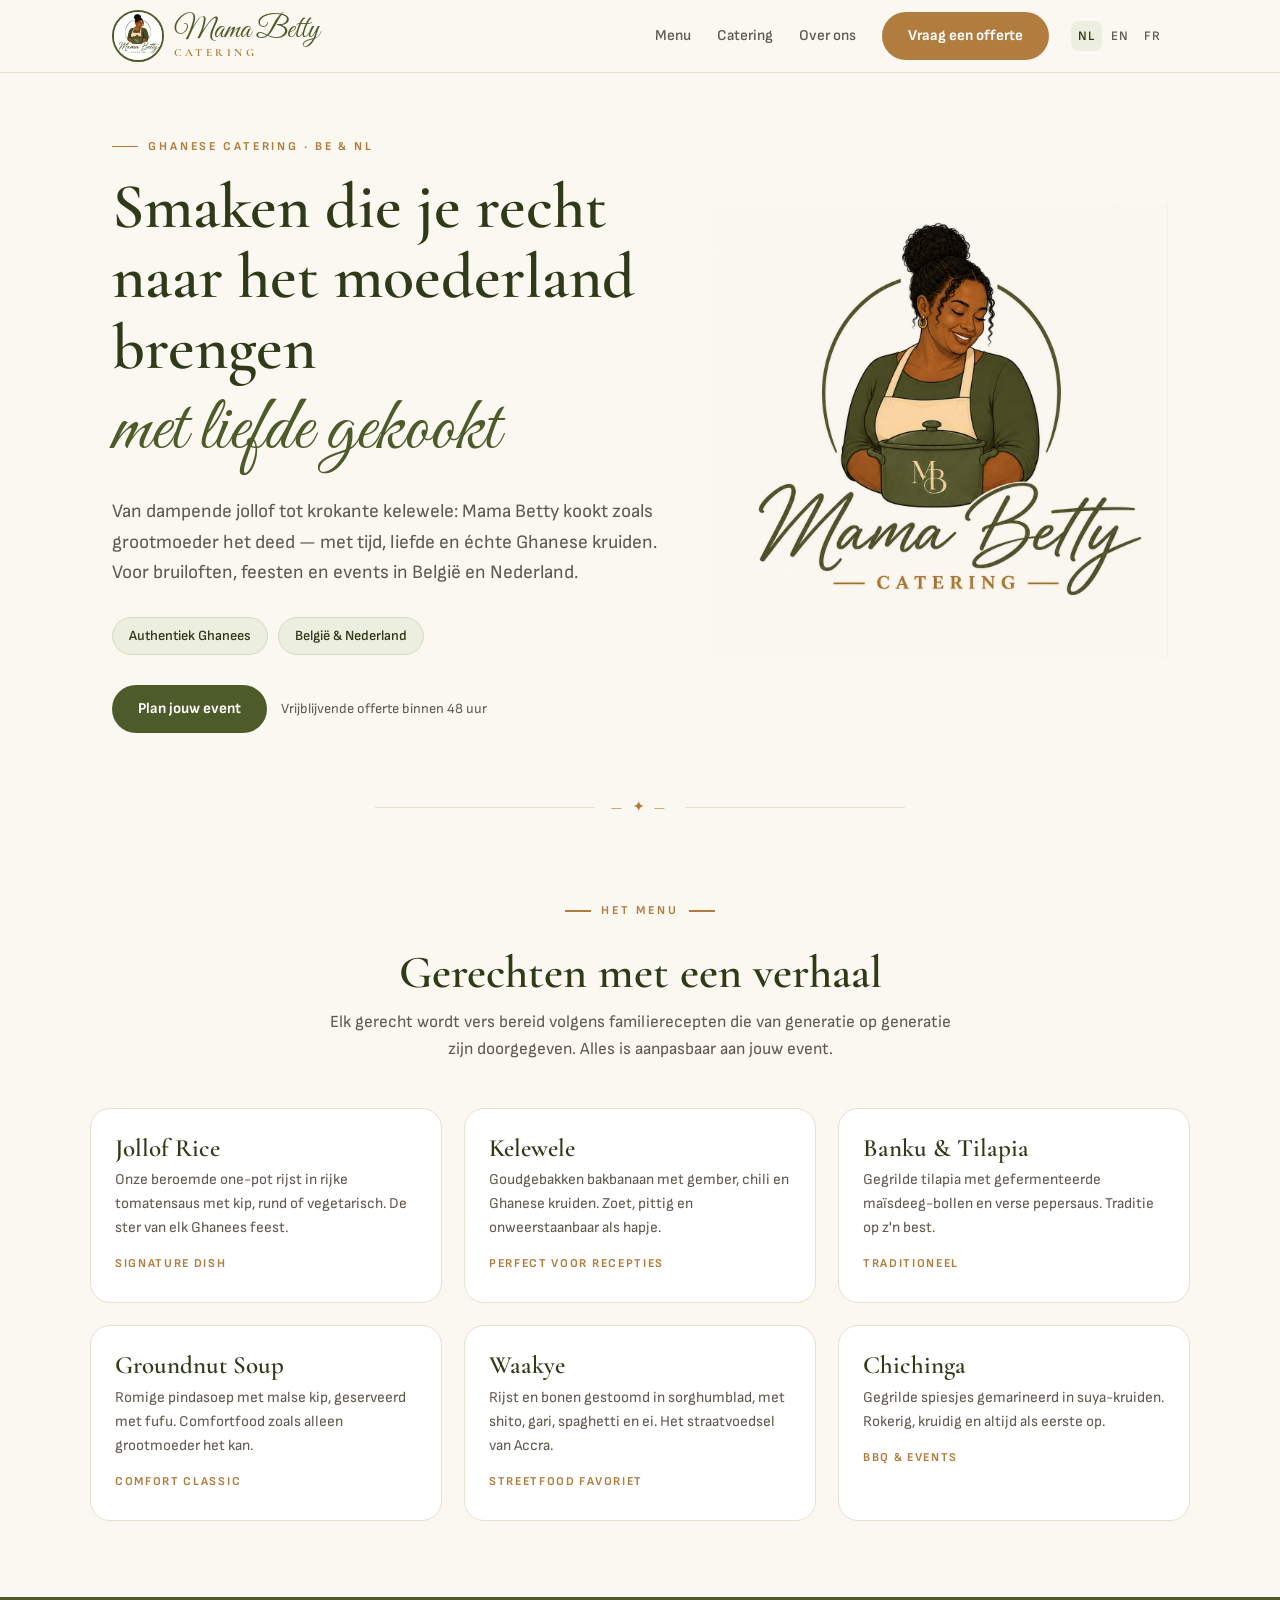
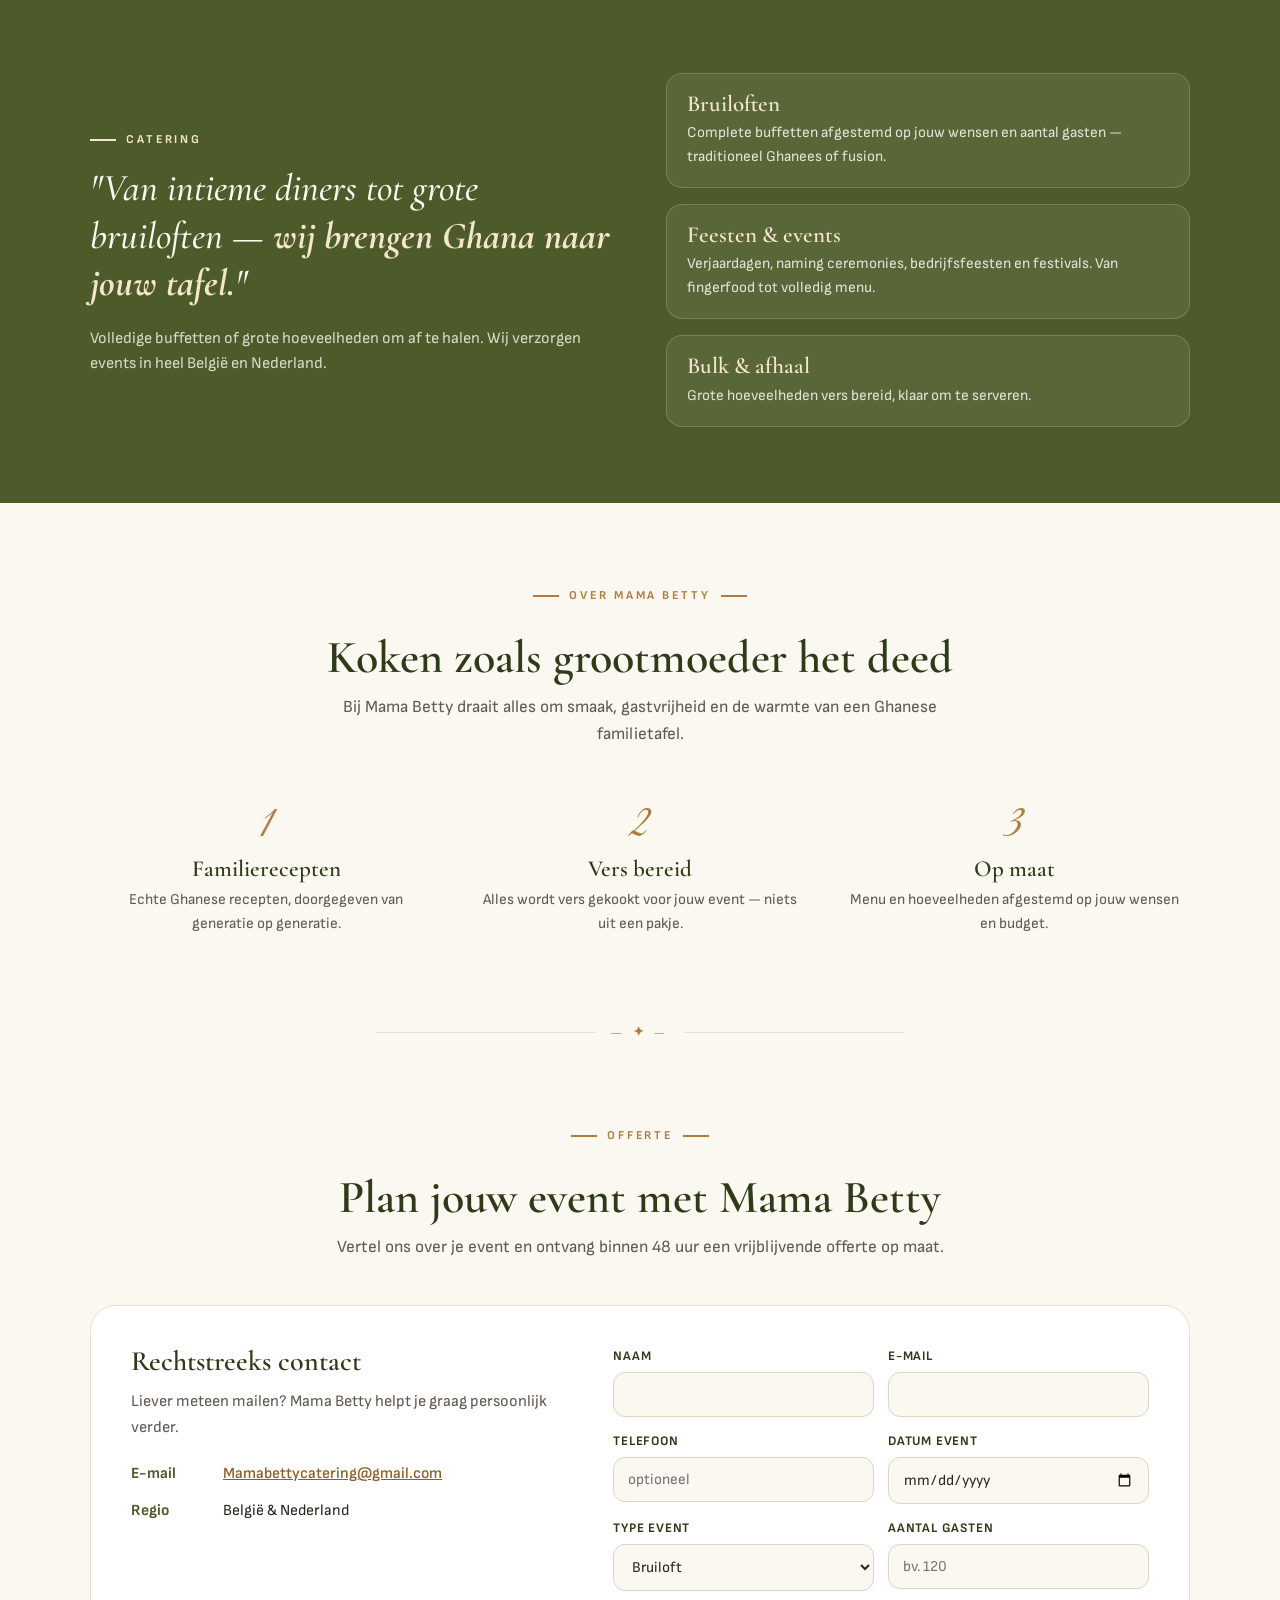
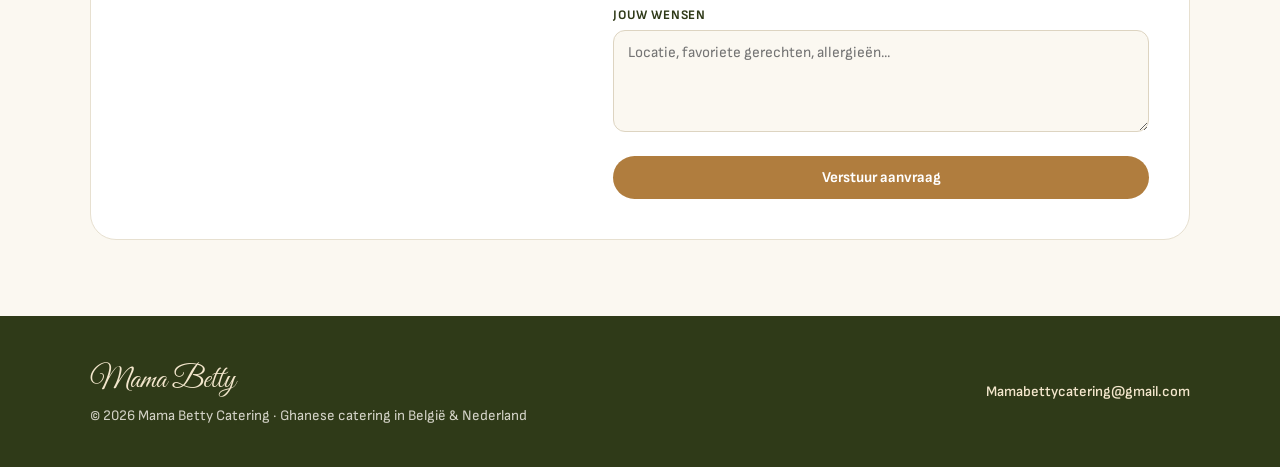
<file: index.html>
<!DOCTYPE html>
<html lang="nl">
<head>
<meta charset="UTF-8">
<meta name="viewport" content="width=device-width, initial-scale=1.0">
<title>Mama Betty Catering — Ghanese catering | BE &amp; NL</title>
<meta name="description" content="Authentieke Ghanese catering voor bruiloften, feesten en events in België en Nederland. Vraag vrijblijvend een offerte aan.">
<meta property="og:title" content="Mama Betty Catering">
<meta property="og:description" content="Authentieke Ghanese catering voor bruiloften, feesten en events in België en Nederland.">
<meta property="og:image" content="logo.jpg">
<link rel="icon" href="logo.jpg">
<link rel="canonical" href="https://www.mamabetty.be/">
<link rel="alternate" hreflang="nl" href="https://www.mamabetty.be/">
<link rel="alternate" hreflang="en" href="https://www.mamabetty.be/en/">
<link rel="alternate" hreflang="fr" href="https://www.mamabetty.be/fr/">
<link rel="alternate" hreflang="x-default" href="https://www.mamabetty.be/">
<link rel="preconnect" href="https://fonts.googleapis.com">
<link rel="preconnect" href="https://fonts.gstatic.com" crossorigin>
<link href="https://fonts.googleapis.com/css2?family=Cormorant+Garamond:ital,wght@0,500;0,600;0,700;1,500;1,600&family=Great+Vibes&family=Sofia+Sans:wght@400;500;600;700&display=swap" rel="stylesheet">
<link rel="stylesheet" href="style.css">
</head>
<body>

<header>
  <div class="nav">
    <a class="brand" href="#top">
      <img src="logo.jpg" alt="">
      <span class="brand-name">Mama Betty
        <small>Catering</small>
      </span>
    </a>
    <nav>
      <button class="menu-toggle" aria-label="Menu openen" onclick="document.getElementById('navlinks').classList.toggle('open')">☰</button>
      <ul id="navlinks">
        <li><a href="#menu">Menu</a></li>
        <li><a href="#catering">Catering</a></li>
        <li><a href="#waarom">Over ons</a></li>
        <li><a href="#offerte" class="btn btn-bronze">Vraag een offerte</a></li>
      </ul>
      <div class="lang" aria-label="Taal">
        <a href="./" hreflang="nl" lang="nl" aria-current="true">NL</a>
        <a href="en/" hreflang="en" lang="en">EN</a>
        <a href="fr/" hreflang="fr" lang="fr">FR</a>
      </div>
    </nav>
  </div>
</header>

<main id="top">

  <!-- HERO -->
  <div class="hero">
    <div>
      <span class="eyebrow">Ghanese catering · BE &amp; NL</span>
      <h1>Smaken die je recht naar het moederland brengen
        <span class="script">met liefde gekookt</span>
      </h1>
      <p class="lead">Van dampende jollof tot krokante kelewele: Mama Betty kookt zoals grootmoeder het deed — met tijd, liefde en échte Ghanese kruiden. Voor bruiloften, feesten en events in België en Nederland.</p>
      <div class="hero-badges">
        <span class="badge">Authentiek Ghanees</span>
        <span class="badge">België &amp; Nederland</span>
      </div>
      <div class="hero-cta">
        <a class="btn" href="#offerte">Plan jouw event</a>
        <span class="hero-note">Vrijblijvende offerte binnen 48 uur</span>
      </div>
    </div>
    <img class="hero-logo" src="logo.jpg" alt="Mama Betty Catering logo: Mama Betty met een kookpot">
  </div>

  <div class="divider" aria-hidden="true"><span>— ✦ —</span></div>

  <!-- MENU -->
  <section id="menu">
    <div class="wrap">
      <div class="section-head center">
        <span class="eyebrow">Het menu</span>
        <h2>Gerechten met een verhaal</h2>
        <p>Elk gerecht wordt vers bereid volgens familierecepten die van generatie op generatie zijn doorgegeven. Alles is aanpasbaar aan jouw event.</p>
      </div>
      <div class="menu-grid">
        <article class="dish">
          <h3>Jollof Rice</h3>
          <p>Onze beroemde one-pot rijst in rijke tomatensaus met kip, rund of vegetarisch. De ster van elk Ghanees feest.</p>
          <span class="tag">Signature dish</span>
        </article>
        <article class="dish">
          <h3>Kelewele</h3>
          <p>Goudgebakken bakbanaan met gember, chili en Ghanese kruiden. Zoet, pittig en onweerstaanbaar als hapje.</p>
          <span class="tag">Perfect voor recepties</span>
        </article>
        <article class="dish">
          <h3>Banku &amp; Tilapia</h3>
          <p>Gegrilde tilapia met gefermenteerde maïsdeeg-bollen en verse pepersaus. Traditie op z'n best.</p>
          <span class="tag">Traditioneel</span>
        </article>
        <article class="dish">
          <h3>Groundnut Soup</h3>
          <p>Romige pindasoep met malse kip, geserveerd met fufu. Comfortfood zoals alleen grootmoeder het kan.</p>
          <span class="tag">Comfort classic</span>
        </article>
        <article class="dish">
          <h3>Waakye</h3>
          <p>Rijst en bonen gestoomd in sorghumblad, met shito, gari, spaghetti en ei. Het straatvoedsel van Accra.</p>
          <span class="tag">Streetfood favoriet</span>
        </article>
        <article class="dish">
          <h3>Chichinga</h3>
          <p>Gegrilde spiesjes gemarineerd in suya-kruiden. Rokerig, kruidig en altijd als eerste op.</p>
          <span class="tag">BBQ &amp; events</span>
        </article>
      </div>
    </div>
  </section>

  <!-- CATERING -->
  <section id="catering" class="green-section">
    <div class="wrap split">
      <div>
        <span class="eyebrow">Catering</span>
        <h2 class="big-quote">"Van intieme diners tot grote bruiloften — <strong>wij brengen Ghana naar jouw tafel.</strong>"</h2>
        <p class="quote-sub">Volledige buffetten of grote hoeveelheden om af te halen. Wij verzorgen events in heel België en Nederland.</p>
      </div>
      <ul class="service-list">
        <li>
          <h3>Bruiloften</h3>
          <p>Complete buffetten afgestemd op jouw wensen en aantal gasten — traditioneel Ghanees of fusion.</p>
        </li>
        <li>
          <h3>Feesten &amp; events</h3>
          <p>Verjaardagen, naming ceremonies, bedrijfsfeesten en festivals. Van fingerfood tot volledig menu.</p>
        </li>
        <li>
          <h3>Bulk &amp; afhaal</h3>
          <p>Grote hoeveelheden vers bereid, klaar om te serveren.</p>
        </li>
      </ul>
    </div>
  </section>

  <!-- WAAROM -->
  <section id="waarom">
    <div class="wrap">
      <div class="section-head center">
        <span class="eyebrow">Over Mama Betty</span>
        <h2>Koken zoals grootmoeder het deed</h2>
        <p>Bij Mama Betty draait alles om smaak, gastvrijheid en de warmte van een Ghanese familietafel.</p>
      </div>
      <div class="why-grid">
        <div class="why">
          <div class="num">1</div>
          <h3>Familierecepten</h3>
          <p>Echte Ghanese recepten, doorgegeven van generatie op generatie.</p>
        </div>
        <div class="why">
          <div class="num">2</div>
          <h3>Vers bereid</h3>
          <p>Alles wordt vers gekookt voor jouw event — niets uit een pakje.</p>
        </div>
        <div class="why">
          <div class="num">3</div>
          <h3>Op maat</h3>
          <p>Menu en hoeveelheden afgestemd op jouw wensen en budget.</p>
        </div>
      </div>
    </div>
  </section>

  <div class="divider" aria-hidden="true"><span>— ✦ —</span></div>

  <!-- CONTACT / OFFERTE -->
  <section id="offerte">
    <div class="wrap">
      <div class="section-head center">
        <span class="eyebrow">Offerte</span>
        <h2>Plan jouw event met Mama Betty</h2>
        <p>Vertel ons over je event en ontvang binnen 48 uur een vrijblijvende offerte op maat.</p>
      </div>
      <div class="contact-card">
        <div class="contact-info">
          <h3>Rechtstreeks contact</h3>
          <p>Liever meteen mailen? Mama Betty helpt je graag persoonlijk verder.</p>
          <div class="contact-rows">
            <div><strong>E-mail</strong><a href="mailto:Mamabettycatering@gmail.com">Mamabettycatering@gmail.com</a></div>
            <div><strong>Regio</strong><span>België &amp; Nederland</span></div>
          </div>
        </div>
        <form class="form" id="quoteForm" novalidate>
          <input type="text" name="_honey" class="hp" tabindex="-1" autocomplete="off" aria-hidden="true">
          <input type="hidden" name="Taal" value="Nederlands">
          <div class="form-row">
            <div>
              <label for="name">Naam</label>
              <input id="name" name="Naam" type="text" required autocomplete="name">
            </div>
            <div>
              <label for="email">E-mail</label>
              <input id="email" name="email" type="email" required autocomplete="email">
            </div>
          </div>
          <div class="form-row">
            <div>
              <label for="phone">Telefoon</label>
              <input id="phone" name="Telefoon" type="tel" autocomplete="tel" placeholder="optioneel">
            </div>
            <div>
              <label for="date">Datum event</label>
              <input id="date" name="Datum event" type="date">
            </div>
          </div>
          <div class="form-row">
            <div>
              <label for="type">Type event</label>
              <select id="type" name="Type event">
                <option>Bruiloft</option>
                <option>Feest / ceremonie</option>
                <option>Bedrijfsevent</option>
                <option>Bulk / afhaal</option>
                <option>Anders</option>
              </select>
            </div>
            <div>
              <label for="guests">Aantal gasten</label>
              <input id="guests" name="Aantal gasten" type="number" min="1" placeholder="bv. 120">
            </div>
          </div>
          <div>
            <label for="msg">Jouw wensen</label>
            <textarea id="msg" name="Wensen" rows="4" placeholder="Locatie, favoriete gerechten, allergieën..."></textarea>
          </div>
          <button class="btn btn-bronze" type="submit" id="submitBtn">Verstuur aanvraag</button>
          <div class="form-msg" id="formMsg" role="status"></div>
        </form>
      </div>
    </div>
  </section>

</main>

<footer class="site">
  <div class="wrap">
    <div><span class="script">Mama Betty</span><br>© <span id="year"></span> Mama Betty Catering · Ghanese catering in België &amp; Nederland</div>
    <div><a href="mailto:Mamabettycatering@gmail.com">Mamabettycatering@gmail.com</a></div>
  </div>
</footer>

<script>
  document.getElementById('year').textContent = new Date().getFullYear();

  var form = document.getElementById('quoteForm');
  var msg = document.getElementById('formMsg');
  var btn = document.getElementById('submitBtn');

  function show(text, isError){
    msg.textContent = text;
    msg.className = 'form-msg' + (isError ? ' error' : '');
    msg.style.display = 'block';
  }

  form.addEventListener('submit', function(e){
    e.preventDefault();
    if (!form.Naam.value.trim() || !form.email.checkValidity() || !form.email.value){
      show('Vul je naam en een geldig e-mailadres in.', true);
      return;
    }
    var data = Object.fromEntries(new FormData(form).entries());
    data._subject = 'Nieuwe offerte-aanvraag: ' + data['Type event'] + ' (' + data.Naam + ')';
    data._template = 'table';
    data._captcha = 'false';

    btn.disabled = true;
    btn.textContent = 'Bezig met versturen...';
    fetch('https://formsubmit.co/ajax/Mamabettycatering@gmail.com', {
      method: 'POST',
      headers: {'Content-Type':'application/json','Accept':'application/json'},
      body: JSON.stringify(data)
    })
    .then(function(r){ return r.json(); })
    .then(function(res){
      if (res.success === 'true' || res.success === true){
        show('Bedankt! Je aanvraag is verstuurd. We nemen binnen 48 uur contact met je op.', false);
        form.reset();
      } else {
        throw new Error(res.message || 'fout');
      }
    })
    .catch(function(){
      show('Versturen lukte niet. Mail ons gerust rechtstreeks: Mamabettycatering@gmail.com', true);
    })
    .finally(function(){
      btn.disabled = false;
      btn.textContent = 'Verstuur aanvraag';
    });
  });

  // sluit mobiel menu na klik
  document.querySelectorAll('#navlinks a').forEach(function(a){
    a.addEventListener('click', function(){ document.getElementById('navlinks').classList.remove('open'); });
  });
</script>
</body>
</html>
</file>
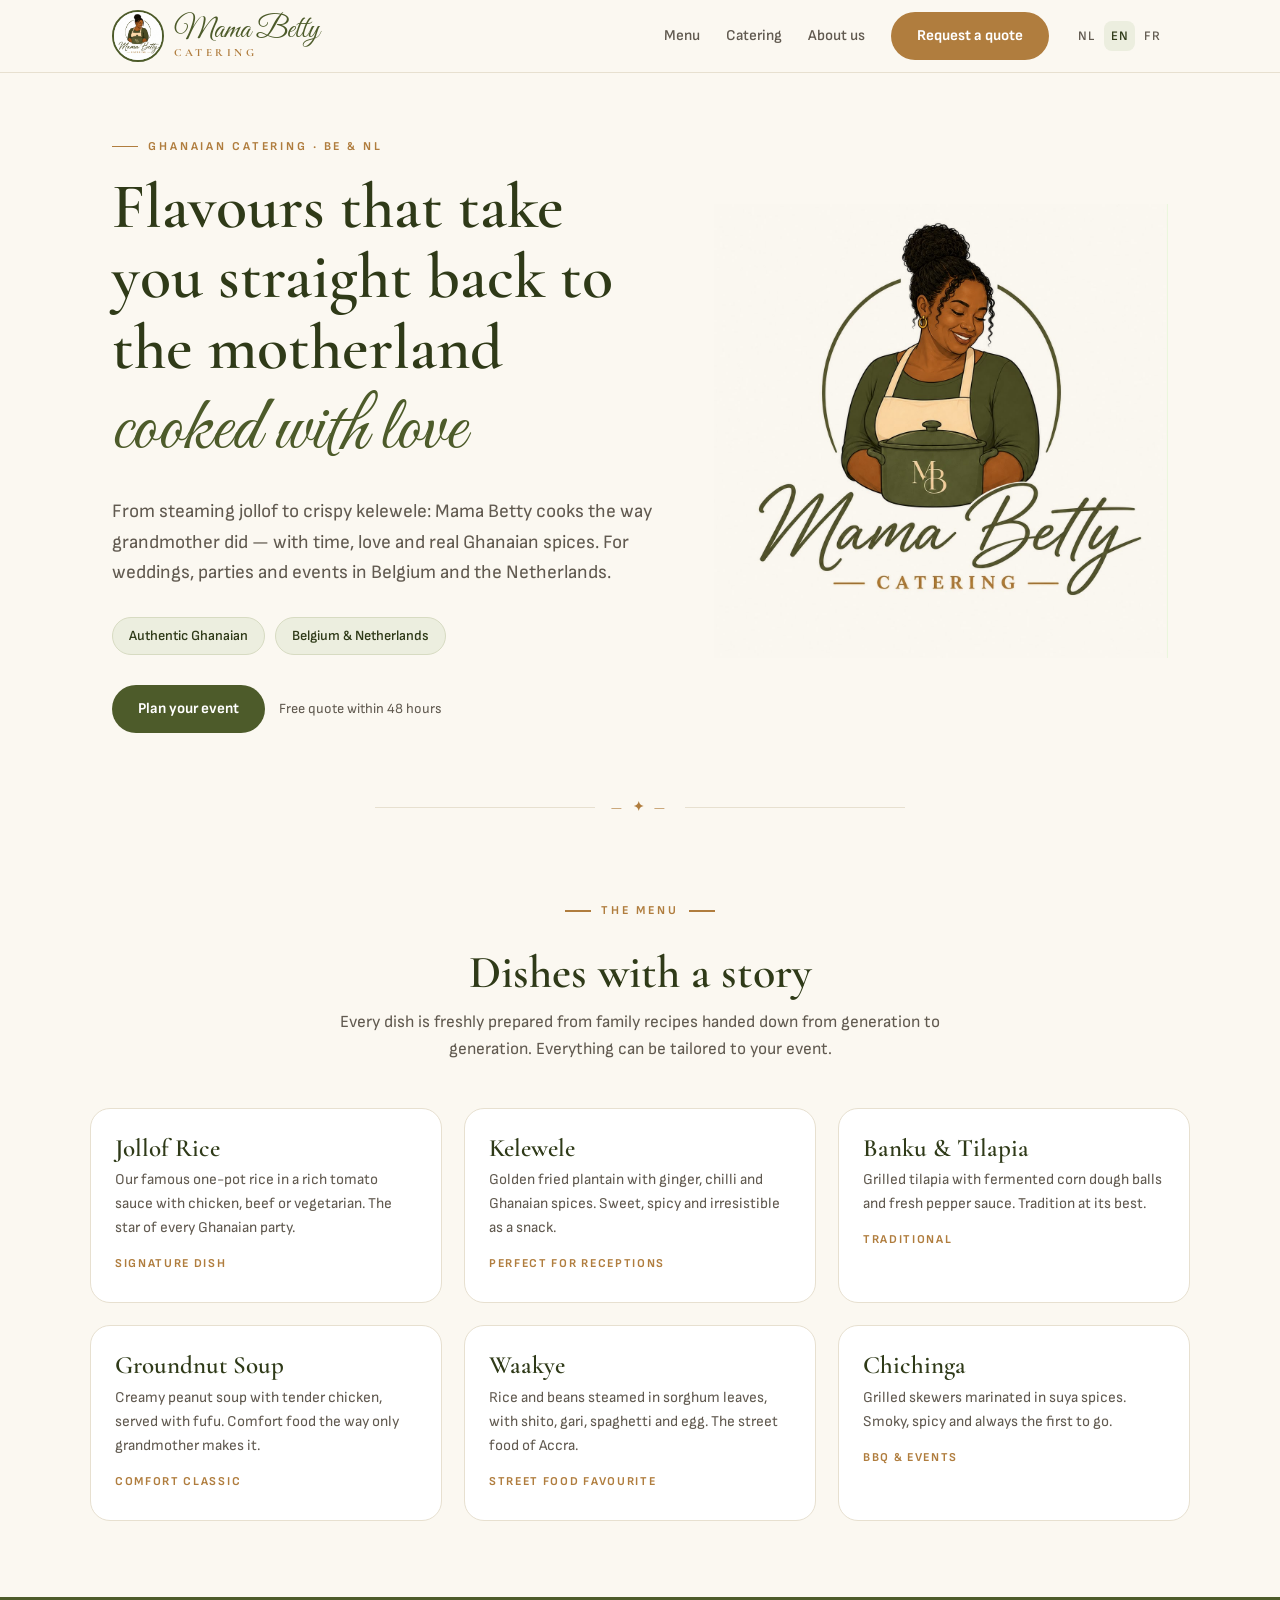
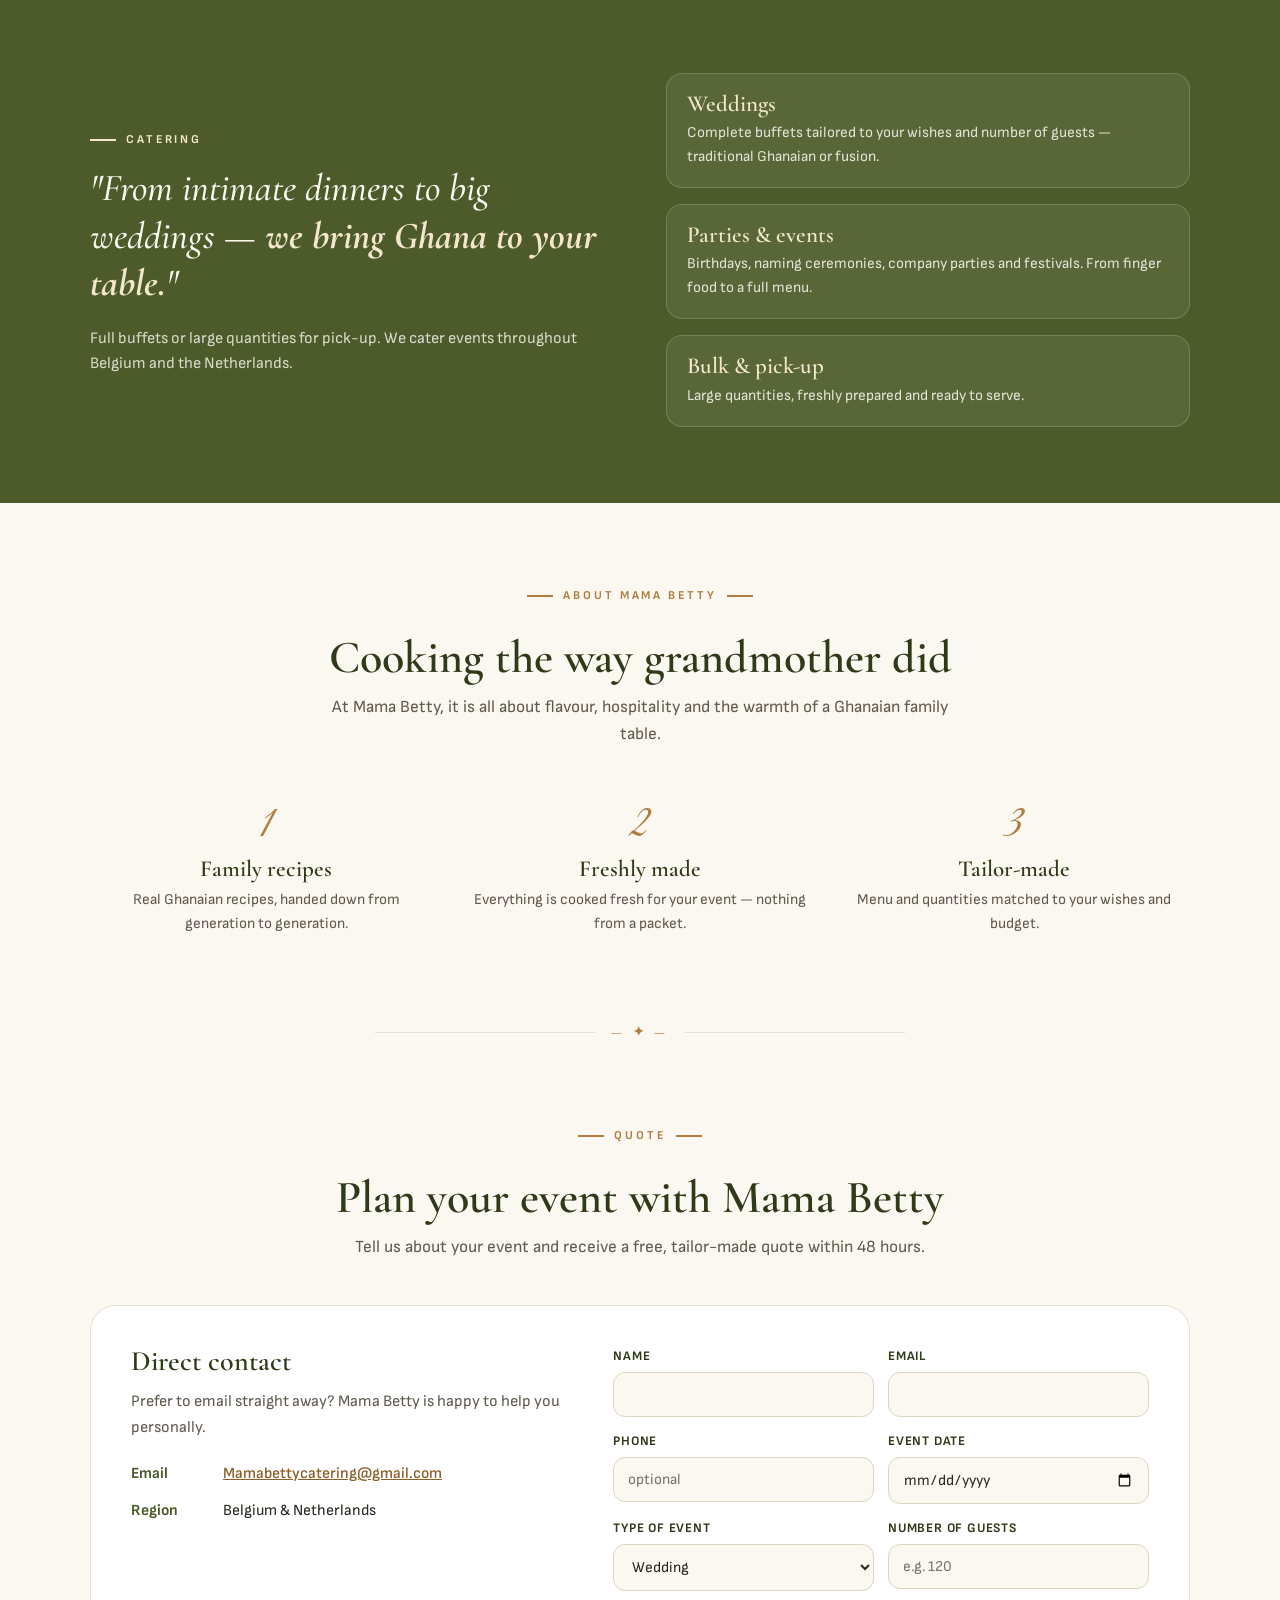
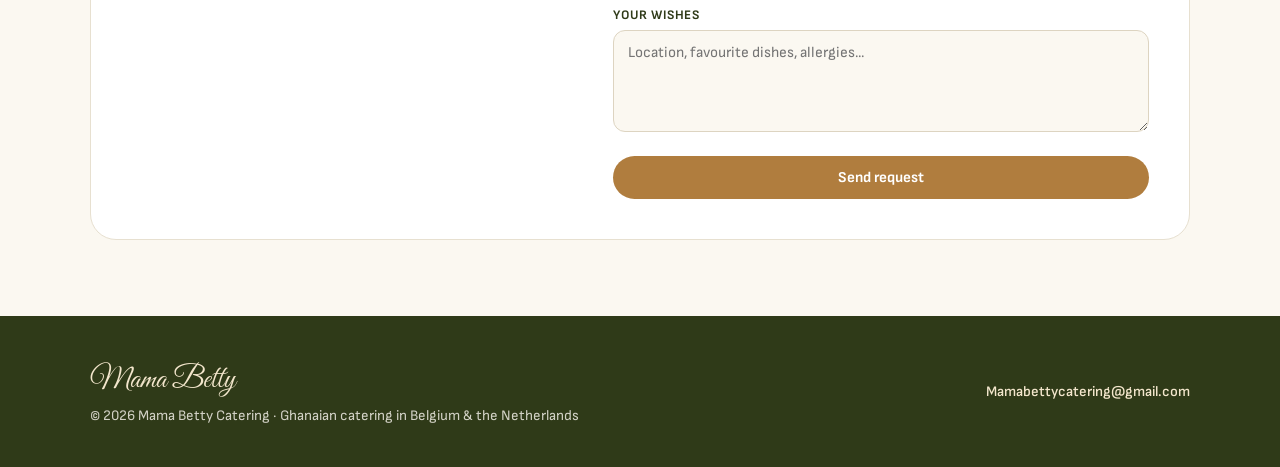
<file: en/index.html>
<!DOCTYPE html>
<html lang="en">
<head>
<meta charset="UTF-8">
<meta name="viewport" content="width=device-width, initial-scale=1.0">
<title>Mama Betty Catering — Ghanaian catering | Belgium &amp; Netherlands</title>
<meta name="description" content="Authentic Ghanaian catering for weddings, parties and events in Belgium and the Netherlands. Request a free, no-obligation quote.">
<meta property="og:title" content="Mama Betty Catering">
<meta property="og:description" content="Authentic Ghanaian catering for weddings, parties and events in Belgium and the Netherlands.">
<meta property="og:image" content="../logo.jpg">
<link rel="icon" href="../logo.jpg">
<link rel="canonical" href="https://www.mamabetty.be/en/">
<link rel="alternate" hreflang="nl" href="https://www.mamabetty.be/">
<link rel="alternate" hreflang="en" href="https://www.mamabetty.be/en/">
<link rel="alternate" hreflang="fr" href="https://www.mamabetty.be/fr/">
<link rel="alternate" hreflang="x-default" href="https://www.mamabetty.be/">
<link rel="preconnect" href="https://fonts.googleapis.com">
<link rel="preconnect" href="https://fonts.gstatic.com" crossorigin>
<link href="https://fonts.googleapis.com/css2?family=Cormorant+Garamond:ital,wght@0,500;0,600;0,700;1,500;1,600&family=Great+Vibes&family=Sofia+Sans:wght@400;500;600;700&display=swap" rel="stylesheet">
<link rel="stylesheet" href="../style.css">
</head>
<body>

<header>
  <div class="nav">
    <a class="brand" href="#top">
      <img src="../logo.jpg" alt="">
      <span class="brand-name">Mama Betty
        <small>Catering</small>
      </span>
    </a>
    <nav>
      <button class="menu-toggle" aria-label="Open menu" onclick="document.getElementById('navlinks').classList.toggle('open')">☰</button>
      <ul id="navlinks">
        <li><a href="#menu">Menu</a></li>
        <li><a href="#catering">Catering</a></li>
        <li><a href="#about">About us</a></li>
        <li><a href="#quote" class="btn btn-bronze">Request a quote</a></li>
      </ul>
      <div class="lang" aria-label="Language">
        <a href="../" hreflang="nl" lang="nl">NL</a>
        <a href="./" hreflang="en" lang="en" aria-current="true">EN</a>
        <a href="../fr/" hreflang="fr" lang="fr">FR</a>
      </div>
    </nav>
  </div>
</header>

<main id="top">

  <!-- HERO -->
  <div class="hero">
    <div>
      <span class="eyebrow">Ghanaian catering · BE &amp; NL</span>
      <h1>Flavours that take you straight back to the motherland
        <span class="script">cooked with love</span>
      </h1>
      <p class="lead">From steaming jollof to crispy kelewele: Mama Betty cooks the way grandmother did — with time, love and real Ghanaian spices. For weddings, parties and events in Belgium and the Netherlands.</p>
      <div class="hero-badges">
        <span class="badge">Authentic Ghanaian</span>
        <span class="badge">Belgium &amp; Netherlands</span>
      </div>
      <div class="hero-cta">
        <a class="btn" href="#quote">Plan your event</a>
        <span class="hero-note">Free quote within 48 hours</span>
      </div>
    </div>
    <img class="hero-logo" src="../logo.jpg" alt="Mama Betty Catering logo: Mama Betty holding a cooking pot">
  </div>

  <div class="divider" aria-hidden="true"><span>— ✦ —</span></div>

  <!-- MENU -->
  <section id="menu">
    <div class="wrap">
      <div class="section-head center">
        <span class="eyebrow">The menu</span>
        <h2>Dishes with a story</h2>
        <p>Every dish is freshly prepared from family recipes handed down from generation to generation. Everything can be tailored to your event.</p>
      </div>
      <div class="menu-grid">
        <article class="dish">
          <h3>Jollof Rice</h3>
          <p>Our famous one-pot rice in a rich tomato sauce with chicken, beef or vegetarian. The star of every Ghanaian party.</p>
          <span class="tag">Signature dish</span>
        </article>
        <article class="dish">
          <h3>Kelewele</h3>
          <p>Golden fried plantain with ginger, chilli and Ghanaian spices. Sweet, spicy and irresistible as a snack.</p>
          <span class="tag">Perfect for receptions</span>
        </article>
        <article class="dish">
          <h3>Banku &amp; Tilapia</h3>
          <p>Grilled tilapia with fermented corn dough balls and fresh pepper sauce. Tradition at its best.</p>
          <span class="tag">Traditional</span>
        </article>
        <article class="dish">
          <h3>Groundnut Soup</h3>
          <p>Creamy peanut soup with tender chicken, served with fufu. Comfort food the way only grandmother makes it.</p>
          <span class="tag">Comfort classic</span>
        </article>
        <article class="dish">
          <h3>Waakye</h3>
          <p>Rice and beans steamed in sorghum leaves, with shito, gari, spaghetti and egg. The street food of Accra.</p>
          <span class="tag">Street food favourite</span>
        </article>
        <article class="dish">
          <h3>Chichinga</h3>
          <p>Grilled skewers marinated in suya spices. Smoky, spicy and always the first to go.</p>
          <span class="tag">BBQ &amp; events</span>
        </article>
      </div>
    </div>
  </section>

  <!-- CATERING -->
  <section id="catering" class="green-section">
    <div class="wrap split">
      <div>
        <span class="eyebrow">Catering</span>
        <h2 class="big-quote">"From intimate dinners to big weddings — <strong>we bring Ghana to your table.</strong>"</h2>
        <p class="quote-sub">Full buffets or large quantities for pick-up. We cater events throughout Belgium and the Netherlands.</p>
      </div>
      <ul class="service-list">
        <li>
          <h3>Weddings</h3>
          <p>Complete buffets tailored to your wishes and number of guests — traditional Ghanaian or fusion.</p>
        </li>
        <li>
          <h3>Parties &amp; events</h3>
          <p>Birthdays, naming ceremonies, company parties and festivals. From finger food to a full menu.</p>
        </li>
        <li>
          <h3>Bulk &amp; pick-up</h3>
          <p>Large quantities, freshly prepared and ready to serve.</p>
        </li>
      </ul>
    </div>
  </section>

  <!-- ABOUT -->
  <section id="about">
    <div class="wrap">
      <div class="section-head center">
        <span class="eyebrow">About Mama Betty</span>
        <h2>Cooking the way grandmother did</h2>
        <p>At Mama Betty, it is all about flavour, hospitality and the warmth of a Ghanaian family table.</p>
      </div>
      <div class="why-grid">
        <div class="why">
          <div class="num">1</div>
          <h3>Family recipes</h3>
          <p>Real Ghanaian recipes, handed down from generation to generation.</p>
        </div>
        <div class="why">
          <div class="num">2</div>
          <h3>Freshly made</h3>
          <p>Everything is cooked fresh for your event — nothing from a packet.</p>
        </div>
        <div class="why">
          <div class="num">3</div>
          <h3>Tailor-made</h3>
          <p>Menu and quantities matched to your wishes and budget.</p>
        </div>
      </div>
    </div>
  </section>

  <div class="divider" aria-hidden="true"><span>— ✦ —</span></div>

  <!-- CONTACT / QUOTE -->
  <section id="quote">
    <div class="wrap">
      <div class="section-head center">
        <span class="eyebrow">Quote</span>
        <h2>Plan your event with Mama Betty</h2>
        <p>Tell us about your event and receive a free, tailor-made quote within 48 hours.</p>
      </div>
      <div class="contact-card">
        <div class="contact-info">
          <h3>Direct contact</h3>
          <p>Prefer to email straight away? Mama Betty is happy to help you personally.</p>
          <div class="contact-rows">
            <div><strong>Email</strong><a href="mailto:Mamabettycatering@gmail.com">Mamabettycatering@gmail.com</a></div>
            <div><strong>Region</strong><span>Belgium &amp; Netherlands</span></div>
          </div>
        </div>
        <form class="form" id="quoteForm" novalidate>
          <input type="text" name="_honey" class="hp" tabindex="-1" autocomplete="off" aria-hidden="true">
          <input type="hidden" name="Taal" value="Engels">
          <div class="form-row">
            <div>
              <label for="name">Name</label>
              <input id="name" name="Naam" type="text" required autocomplete="name">
            </div>
            <div>
              <label for="email">Email</label>
              <input id="email" name="email" type="email" required autocomplete="email">
            </div>
          </div>
          <div class="form-row">
            <div>
              <label for="phone">Phone</label>
              <input id="phone" name="Telefoon" type="tel" autocomplete="tel" placeholder="optional">
            </div>
            <div>
              <label for="date">Event date</label>
              <input id="date" name="Datum event" type="date">
            </div>
          </div>
          <div class="form-row">
            <div>
              <label for="type">Type of event</label>
              <select id="type" name="Type event">
                <option value="Bruiloft">Wedding</option>
                <option value="Feest / ceremonie">Party / ceremony</option>
                <option value="Bedrijfsevent">Corporate event</option>
                <option value="Bulk / afhaal">Bulk / pick-up</option>
                <option value="Anders">Other</option>
              </select>
            </div>
            <div>
              <label for="guests">Number of guests</label>
              <input id="guests" name="Aantal gasten" type="number" min="1" placeholder="e.g. 120">
            </div>
          </div>
          <div>
            <label for="msg">Your wishes</label>
            <textarea id="msg" name="Wensen" rows="4" placeholder="Location, favourite dishes, allergies..."></textarea>
          </div>
          <button class="btn btn-bronze" type="submit" id="submitBtn">Send request</button>
          <div class="form-msg" id="formMsg" role="status"></div>
        </form>
      </div>
    </div>
  </section>

</main>

<footer class="site">
  <div class="wrap">
    <div><span class="script">Mama Betty</span><br>© <span id="year"></span> Mama Betty Catering · Ghanaian catering in Belgium &amp; the Netherlands</div>
    <div><a href="mailto:Mamabettycatering@gmail.com">Mamabettycatering@gmail.com</a></div>
  </div>
</footer>

<script>
  document.getElementById('year').textContent = new Date().getFullYear();

  var form = document.getElementById('quoteForm');
  var msg = document.getElementById('formMsg');
  var btn = document.getElementById('submitBtn');

  function show(text, isError){
    msg.textContent = text;
    msg.className = 'form-msg' + (isError ? ' error' : '');
    msg.style.display = 'block';
  }

  form.addEventListener('submit', function(e){
    e.preventDefault();
    if (!form.Naam.value.trim() || !form.email.checkValidity() || !form.email.value){
      show('Please enter your name and a valid email address.', true);
      return;
    }
    var data = Object.fromEntries(new FormData(form).entries());
    data._subject = 'Nieuwe offerte-aanvraag (Engels): ' + data['Type event'] + ' (' + data.Naam + ')';
    data._template = 'table';
    data._captcha = 'false';

    btn.disabled = true;
    btn.textContent = 'Sending...';
    fetch('https://formsubmit.co/ajax/Mamabettycatering@gmail.com', {
      method: 'POST',
      headers: {'Content-Type':'application/json','Accept':'application/json'},
      body: JSON.stringify(data)
    })
    .then(function(r){ return r.json(); })
    .then(function(res){
      if (res.success === 'true' || res.success === true){
        show('Thank you! Your request has been sent. We will get back to you within 48 hours.', false);
        form.reset();
      } else {
        throw new Error(res.message || 'error');
      }
    })
    .catch(function(){
      show('Sending failed. Feel free to email us directly: Mamabettycatering@gmail.com', true);
    })
    .finally(function(){
      btn.disabled = false;
      btn.textContent = 'Send request';
    });
  });

  // close mobile menu after click
  document.querySelectorAll('#navlinks a').forEach(function(a){
    a.addEventListener('click', function(){ document.getElementById('navlinks').classList.remove('open'); });
  });
</script>
</body>
</html>
</file>
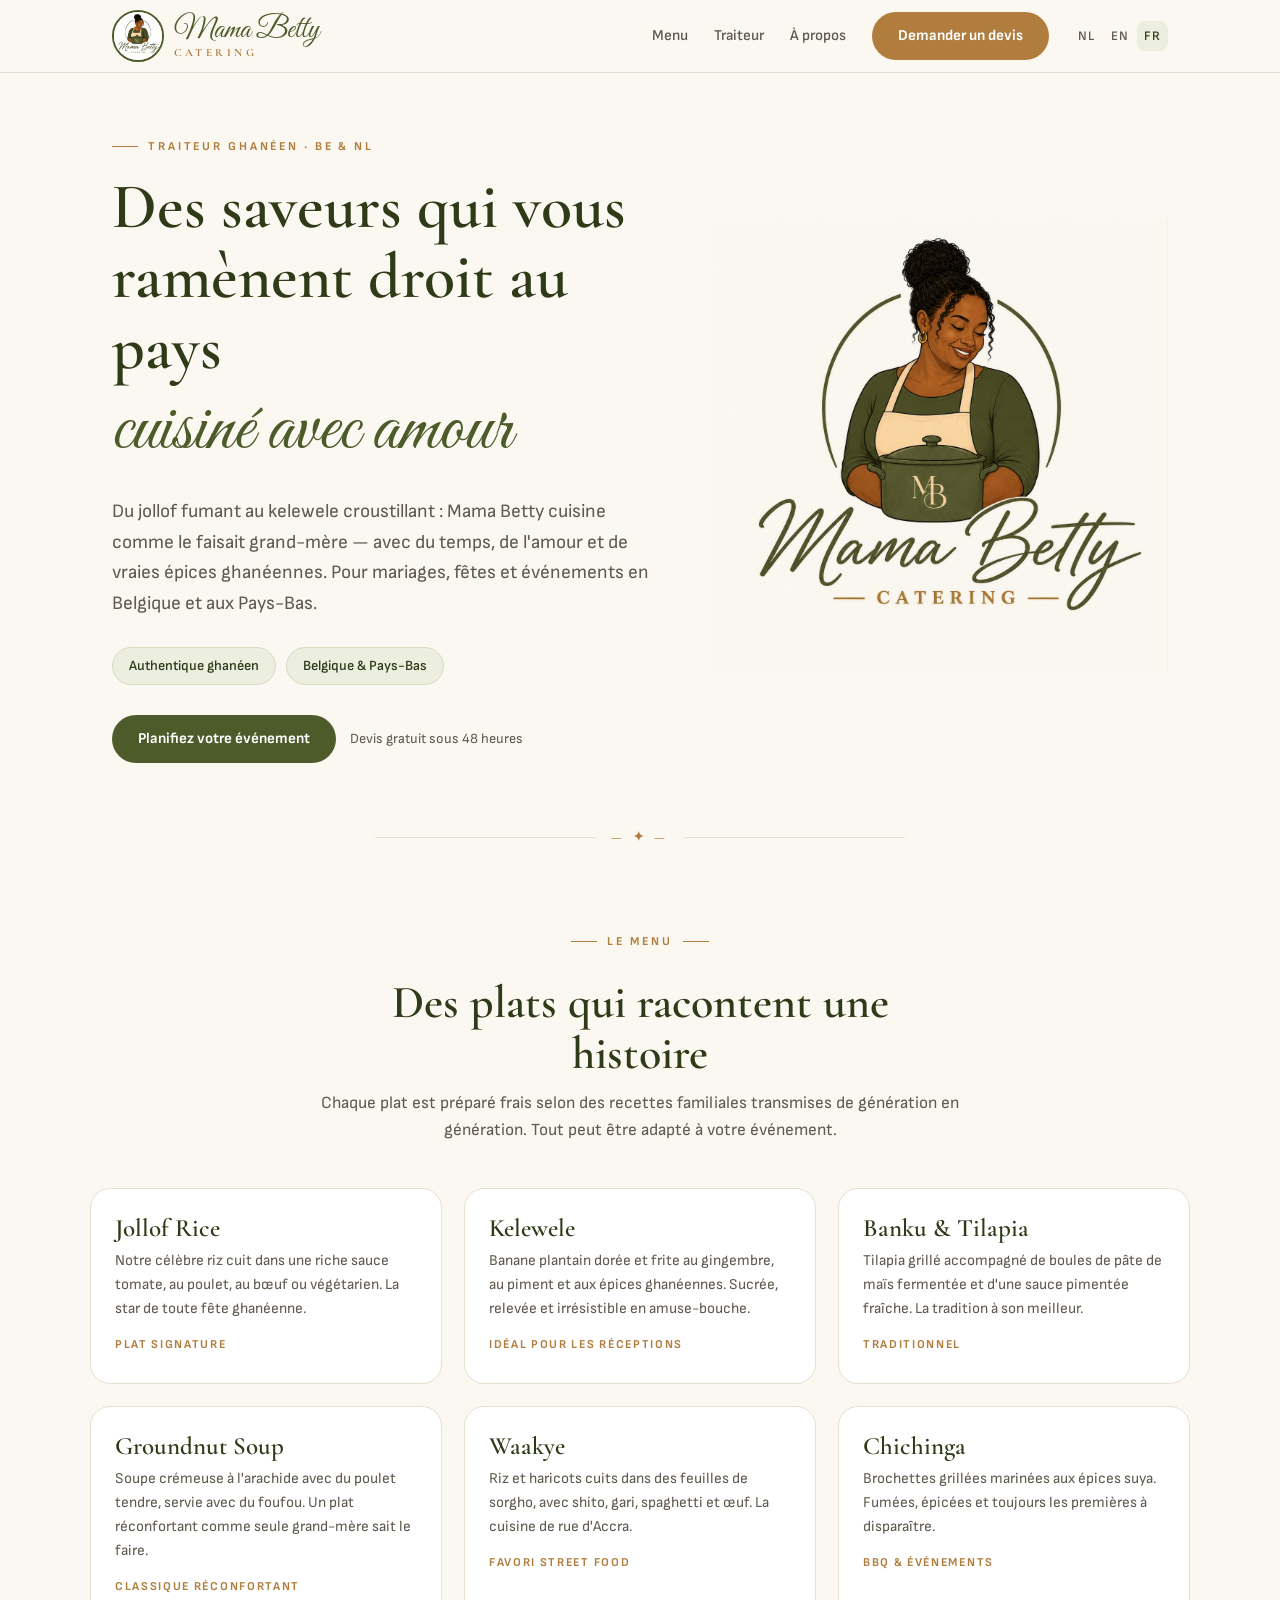
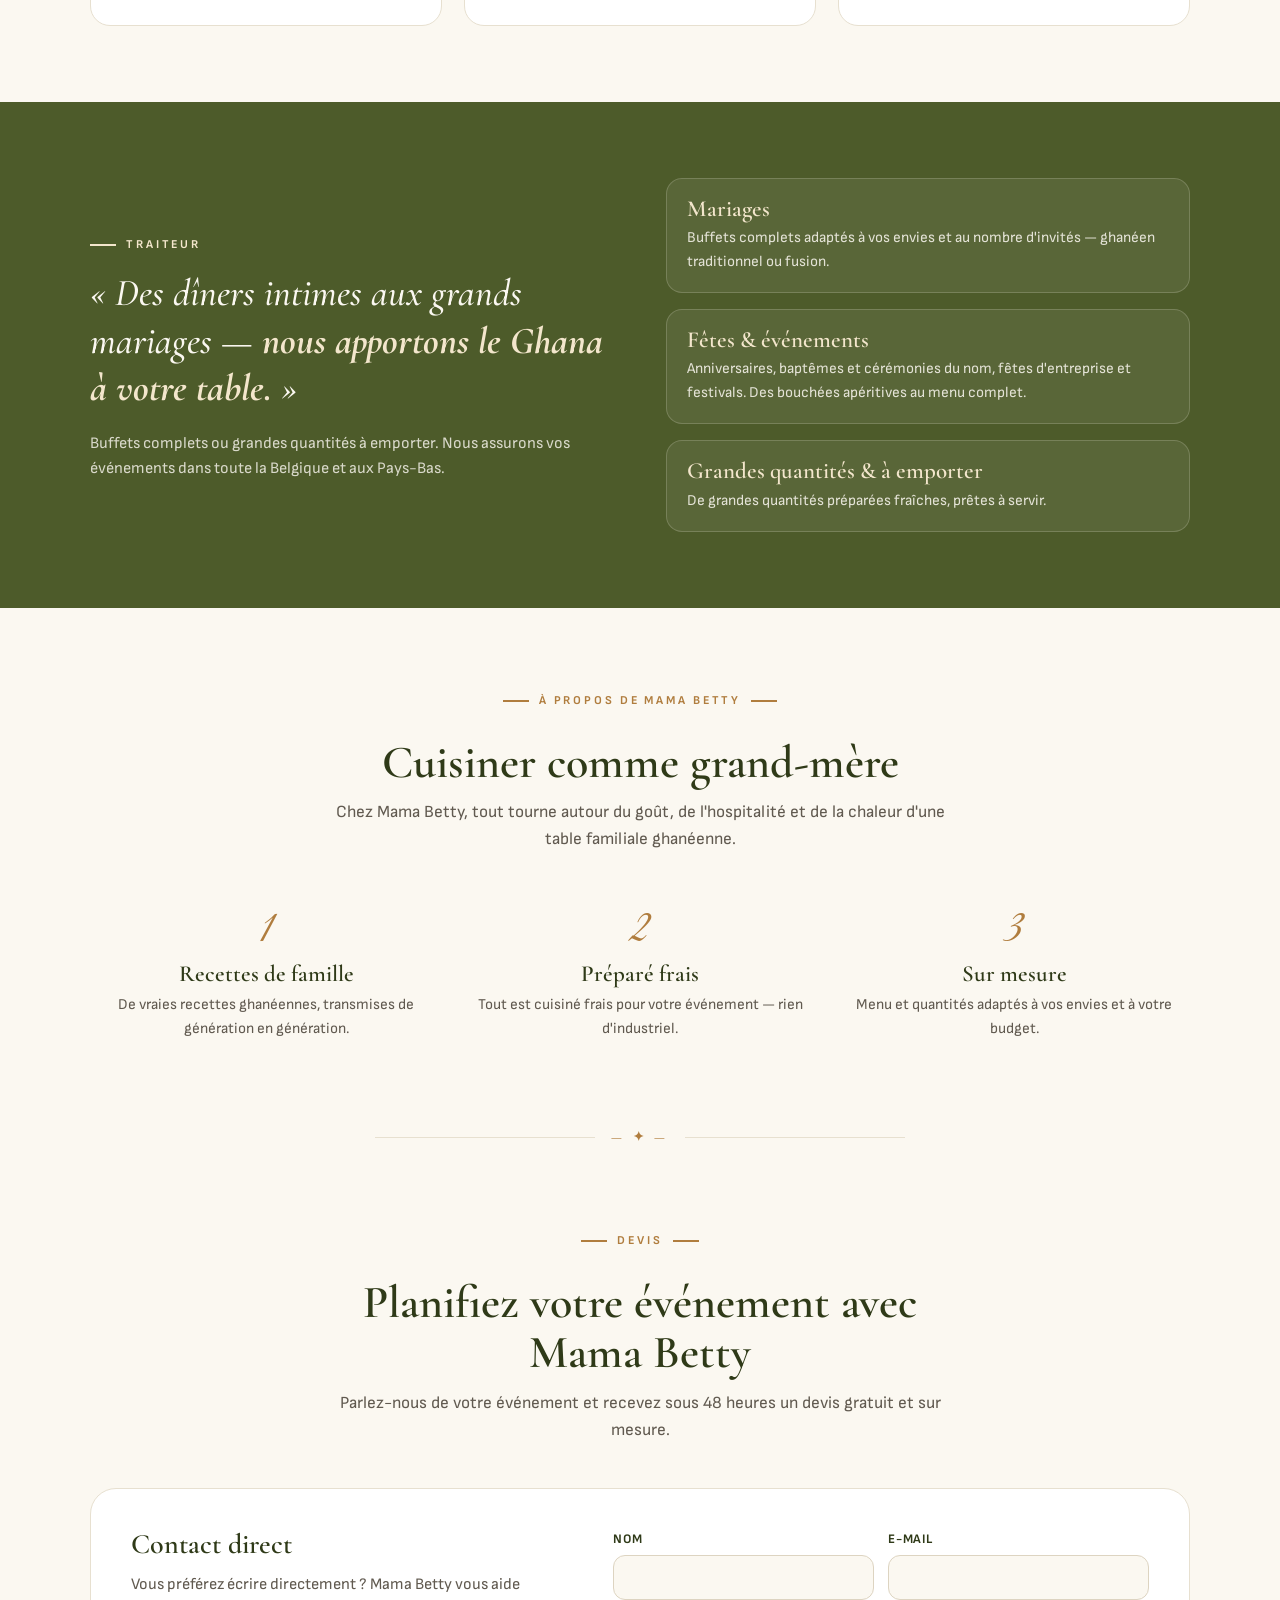
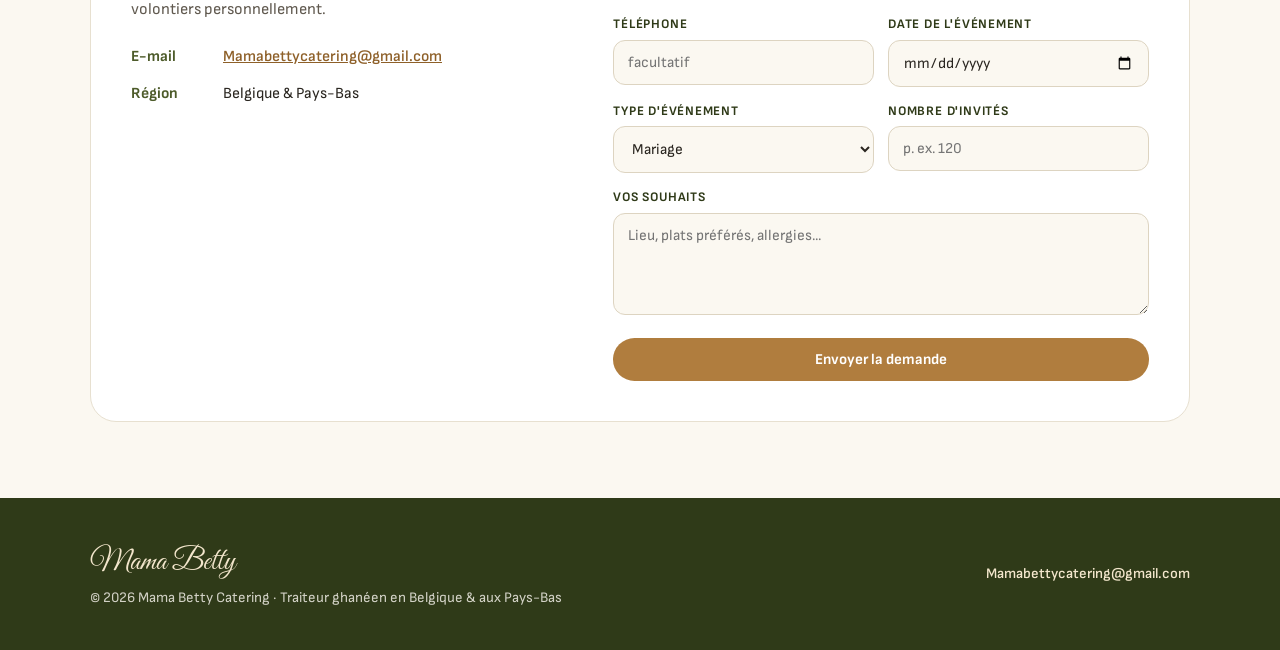
<file: fr/index.html>
<!DOCTYPE html>
<html lang="fr">
<head>
<meta charset="UTF-8">
<meta name="viewport" content="width=device-width, initial-scale=1.0">
<title>Mama Betty Catering — Traiteur ghanéen | Belgique &amp; Pays-Bas</title>
<meta name="description" content="Traiteur ghanéen authentique pour mariages, fêtes et événements en Belgique et aux Pays-Bas. Demandez un devis gratuit et sans engagement.">
<meta property="og:title" content="Mama Betty Catering">
<meta property="og:description" content="Traiteur ghanéen authentique pour mariages, fêtes et événements en Belgique et aux Pays-Bas.">
<meta property="og:image" content="../logo.jpg">
<link rel="icon" href="../logo.jpg">
<link rel="canonical" href="https://www.mamabetty.be/fr/">
<link rel="alternate" hreflang="nl" href="https://www.mamabetty.be/">
<link rel="alternate" hreflang="en" href="https://www.mamabetty.be/en/">
<link rel="alternate" hreflang="fr" href="https://www.mamabetty.be/fr/">
<link rel="alternate" hreflang="x-default" href="https://www.mamabetty.be/">
<link rel="preconnect" href="https://fonts.googleapis.com">
<link rel="preconnect" href="https://fonts.gstatic.com" crossorigin>
<link href="https://fonts.googleapis.com/css2?family=Cormorant+Garamond:ital,wght@0,500;0,600;0,700;1,500;1,600&family=Great+Vibes&family=Sofia+Sans:wght@400;500;600;700&display=swap" rel="stylesheet">
<link rel="stylesheet" href="../style.css">
</head>
<body>

<header>
  <div class="nav">
    <a class="brand" href="#top">
      <img src="../logo.jpg" alt="">
      <span class="brand-name">Mama Betty
        <small>Catering</small>
      </span>
    </a>
    <nav>
      <button class="menu-toggle" aria-label="Ouvrir le menu" onclick="document.getElementById('navlinks').classList.toggle('open')">☰</button>
      <ul id="navlinks">
        <li><a href="#menu">Menu</a></li>
        <li><a href="#traiteur">Traiteur</a></li>
        <li><a href="#a-propos">À propos</a></li>
        <li><a href="#devis" class="btn btn-bronze">Demander un devis</a></li>
      </ul>
      <div class="lang" aria-label="Langue">
        <a href="../" hreflang="nl" lang="nl">NL</a>
        <a href="../en/" hreflang="en" lang="en">EN</a>
        <a href="./" hreflang="fr" lang="fr" aria-current="true">FR</a>
      </div>
    </nav>
  </div>
</header>

<main id="top">

  <!-- HERO -->
  <div class="hero">
    <div>
      <span class="eyebrow">Traiteur ghanéen · BE &amp; NL</span>
      <h1>Des saveurs qui vous ramènent droit au pays
        <span class="script">cuisiné avec amour</span>
      </h1>
      <p class="lead">Du jollof fumant au kelewele croustillant&nbsp;: Mama Betty cuisine comme le faisait grand-mère — avec du temps, de l'amour et de vraies épices ghanéennes. Pour mariages, fêtes et événements en Belgique et aux Pays-Bas.</p>
      <div class="hero-badges">
        <span class="badge">Authentique ghanéen</span>
        <span class="badge">Belgique &amp; Pays-Bas</span>
      </div>
      <div class="hero-cta">
        <a class="btn" href="#devis">Planifiez votre événement</a>
        <span class="hero-note">Devis gratuit sous 48 heures</span>
      </div>
    </div>
    <img class="hero-logo" src="../logo.jpg" alt="Logo de Mama Betty Catering&nbsp;: Mama Betty avec une marmite">
  </div>

  <div class="divider" aria-hidden="true"><span>— ✦ —</span></div>

  <!-- MENU -->
  <section id="menu">
    <div class="wrap">
      <div class="section-head center">
        <span class="eyebrow">Le menu</span>
        <h2>Des plats qui racontent une histoire</h2>
        <p>Chaque plat est préparé frais selon des recettes familiales transmises de génération en génération. Tout peut être adapté à votre événement.</p>
      </div>
      <div class="menu-grid">
        <article class="dish">
          <h3>Jollof Rice</h3>
          <p>Notre célèbre riz cuit dans une riche sauce tomate, au poulet, au bœuf ou végétarien. La star de toute fête ghanéenne.</p>
          <span class="tag">Plat signature</span>
        </article>
        <article class="dish">
          <h3>Kelewele</h3>
          <p>Banane plantain dorée et frite au gingembre, au piment et aux épices ghanéennes. Sucrée, relevée et irrésistible en amuse-bouche.</p>
          <span class="tag">Idéal pour les réceptions</span>
        </article>
        <article class="dish">
          <h3>Banku &amp; Tilapia</h3>
          <p>Tilapia grillé accompagné de boules de pâte de maïs fermentée et d'une sauce pimentée fraîche. La tradition à son meilleur.</p>
          <span class="tag">Traditionnel</span>
        </article>
        <article class="dish">
          <h3>Groundnut Soup</h3>
          <p>Soupe crémeuse à l'arachide avec du poulet tendre, servie avec du foufou. Un plat réconfortant comme seule grand-mère sait le faire.</p>
          <span class="tag">Classique réconfortant</span>
        </article>
        <article class="dish">
          <h3>Waakye</h3>
          <p>Riz et haricots cuits dans des feuilles de sorgho, avec shito, gari, spaghetti et œuf. La cuisine de rue d'Accra.</p>
          <span class="tag">Favori street food</span>
        </article>
        <article class="dish">
          <h3>Chichinga</h3>
          <p>Brochettes grillées marinées aux épices suya. Fumées, épicées et toujours les premières à disparaître.</p>
          <span class="tag">BBQ &amp; événements</span>
        </article>
      </div>
    </div>
  </section>

  <!-- TRAITEUR -->
  <section id="traiteur" class="green-section">
    <div class="wrap split">
      <div>
        <span class="eyebrow">Traiteur</span>
        <h2 class="big-quote">«&nbsp;Des dîners intimes aux grands mariages — <strong>nous apportons le Ghana à votre table.</strong>&nbsp;»</h2>
        <p class="quote-sub">Buffets complets ou grandes quantités à emporter. Nous assurons vos événements dans toute la Belgique et aux Pays-Bas.</p>
      </div>
      <ul class="service-list">
        <li>
          <h3>Mariages</h3>
          <p>Buffets complets adaptés à vos envies et au nombre d'invités — ghanéen traditionnel ou fusion.</p>
        </li>
        <li>
          <h3>Fêtes &amp; événements</h3>
          <p>Anniversaires, baptêmes et cérémonies du nom, fêtes d'entreprise et festivals. Des bouchées apéritives au menu complet.</p>
        </li>
        <li>
          <h3>Grandes quantités &amp; à emporter</h3>
          <p>De grandes quantités préparées fraîches, prêtes à servir.</p>
        </li>
      </ul>
    </div>
  </section>

  <!-- A PROPOS -->
  <section id="a-propos">
    <div class="wrap">
      <div class="section-head center">
        <span class="eyebrow">À propos de Mama Betty</span>
        <h2>Cuisiner comme grand-mère</h2>
        <p>Chez Mama Betty, tout tourne autour du goût, de l'hospitalité et de la chaleur d'une table familiale ghanéenne.</p>
      </div>
      <div class="why-grid">
        <div class="why">
          <div class="num">1</div>
          <h3>Recettes de famille</h3>
          <p>De vraies recettes ghanéennes, transmises de génération en génération.</p>
        </div>
        <div class="why">
          <div class="num">2</div>
          <h3>Préparé frais</h3>
          <p>Tout est cuisiné frais pour votre événement — rien d'industriel.</p>
        </div>
        <div class="why">
          <div class="num">3</div>
          <h3>Sur mesure</h3>
          <p>Menu et quantités adaptés à vos envies et à votre budget.</p>
        </div>
      </div>
    </div>
  </section>

  <div class="divider" aria-hidden="true"><span>— ✦ —</span></div>

  <!-- CONTACT / DEVIS -->
  <section id="devis">
    <div class="wrap">
      <div class="section-head center">
        <span class="eyebrow">Devis</span>
        <h2>Planifiez votre événement avec Mama Betty</h2>
        <p>Parlez-nous de votre événement et recevez sous 48 heures un devis gratuit et sur mesure.</p>
      </div>
      <div class="contact-card">
        <div class="contact-info">
          <h3>Contact direct</h3>
          <p>Vous préférez écrire directement&nbsp;? Mama Betty vous aide volontiers personnellement.</p>
          <div class="contact-rows">
            <div><strong>E-mail</strong><a href="mailto:Mamabettycatering@gmail.com">Mamabettycatering@gmail.com</a></div>
            <div><strong>Région</strong><span>Belgique &amp; Pays-Bas</span></div>
          </div>
        </div>
        <form class="form" id="quoteForm" novalidate>
          <input type="text" name="_honey" class="hp" tabindex="-1" autocomplete="off" aria-hidden="true">
          <input type="hidden" name="Taal" value="Frans">
          <div class="form-row">
            <div>
              <label for="name">Nom</label>
              <input id="name" name="Naam" type="text" required autocomplete="name">
            </div>
            <div>
              <label for="email">E-mail</label>
              <input id="email" name="email" type="email" required autocomplete="email">
            </div>
          </div>
          <div class="form-row">
            <div>
              <label for="phone">Téléphone</label>
              <input id="phone" name="Telefoon" type="tel" autocomplete="tel" placeholder="facultatif">
            </div>
            <div>
              <label for="date">Date de l'événement</label>
              <input id="date" name="Datum event" type="date">
            </div>
          </div>
          <div class="form-row">
            <div>
              <label for="type">Type d'événement</label>
              <select id="type" name="Type event">
                <option value="Bruiloft">Mariage</option>
                <option value="Feest / ceremonie">Fête / cérémonie</option>
                <option value="Bedrijfsevent">Événement d'entreprise</option>
                <option value="Bulk / afhaal">Grandes quantités / à emporter</option>
                <option value="Anders">Autre</option>
              </select>
            </div>
            <div>
              <label for="guests">Nombre d'invités</label>
              <input id="guests" name="Aantal gasten" type="number" min="1" placeholder="p. ex. 120">
            </div>
          </div>
          <div>
            <label for="msg">Vos souhaits</label>
            <textarea id="msg" name="Wensen" rows="4" placeholder="Lieu, plats préférés, allergies..."></textarea>
          </div>
          <button class="btn btn-bronze" type="submit" id="submitBtn">Envoyer la demande</button>
          <div class="form-msg" id="formMsg" role="status"></div>
        </form>
      </div>
    </div>
  </section>

</main>

<footer class="site">
  <div class="wrap">
    <div><span class="script">Mama Betty</span><br>© <span id="year"></span> Mama Betty Catering · Traiteur ghanéen en Belgique &amp; aux Pays-Bas</div>
    <div><a href="mailto:Mamabettycatering@gmail.com">Mamabettycatering@gmail.com</a></div>
  </div>
</footer>

<script>
  document.getElementById('year').textContent = new Date().getFullYear();

  var form = document.getElementById('quoteForm');
  var msg = document.getElementById('formMsg');
  var btn = document.getElementById('submitBtn');

  function show(text, isError){
    msg.textContent = text;
    msg.className = 'form-msg' + (isError ? ' error' : '');
    msg.style.display = 'block';
  }

  form.addEventListener('submit', function(e){
    e.preventDefault();
    if (!form.Naam.value.trim() || !form.email.checkValidity() || !form.email.value){
      show('Veuillez indiquer votre nom et une adresse e-mail valide.', true);
      return;
    }
    var data = Object.fromEntries(new FormData(form).entries());
    data._subject = 'Nieuwe offerte-aanvraag (Frans): ' + data['Type event'] + ' (' + data.Naam + ')';
    data._template = 'table';
    data._captcha = 'false';

    btn.disabled = true;
    btn.textContent = 'Envoi en cours...';
    fetch('https://formsubmit.co/ajax/Mamabettycatering@gmail.com', {
      method: 'POST',
      headers: {'Content-Type':'application/json','Accept':'application/json'},
      body: JSON.stringify(data)
    })
    .then(function(r){ return r.json(); })
    .then(function(res){
      if (res.success === 'true' || res.success === true){
        show('Merci !Votre demande a bien été envoyée. Nous vous recontactons sous 48 heures.', false);
        form.reset();
      } else {
        throw new Error(res.message || 'erreur');
      }
    })
    .catch(function(){
      show("L'envoi a échoué. N'hésitez pas à nous écrire directement : Mamabettycatering@gmail.com", true);
    })
    .finally(function(){
      btn.disabled = false;
      btn.textContent = 'Envoyer la demande';
    });
  });

  // ferme le menu mobile après un clic
  document.querySelectorAll('#navlinks a').forEach(function(a){
    a.addEventListener('click', function(){ document.getElementById('navlinks').classList.remove('open'); });
  });
</script>
</body>
</html>
</file>
<file: style.css>
:root{
  --olive-900:#2F3A18;
  --olive-700:#4D5B2A;
  --olive-500:#6B7A3E;
  --olive-100:#ECEEDF;
  --cream:#FBF8F1;
  --apron:#F3E6CC;
  --bronze:#B07D3E;
  --bronze-dark:#8E6029;
  --ink:#2A2620;
  --ink-soft:#615A50;
  --line:#E7E0D0;
}
*{margin:0;padding:0;box-sizing:border-box}
html{scroll-behavior:smooth}
body{
  font-family:'Sofia Sans',sans-serif;
  background:var(--cream);
  color:var(--ink);
  line-height:1.6;
  font-size:17px;
}
h1,h2,h3{font-family:'Cormorant Garamond',serif;line-height:1.1}
img{max-width:100%;display:block}
a{color:inherit}
.script{font-family:'Great Vibes',cursive;font-weight:400}

/* ---------- NAV ---------- */
header{
  position:sticky;top:0;z-index:50;
  background:rgba(251,248,241,.95);
  backdrop-filter:blur(8px);
  border-bottom:1px solid var(--line);
}
.nav{
  max-width:1100px;margin:0 auto;padding:10px 22px;
  display:flex;align-items:center;justify-content:space-between;gap:16px;
  position:relative;
}
.brand{display:flex;align-items:center;gap:10px;text-decoration:none}
.brand img{width:52px;height:52px;object-fit:cover;object-position:50% 22%;border-radius:50%;border:2px solid var(--olive-700);background:#fff}
.brand-name{font-family:'Great Vibes',cursive;font-size:30px;color:var(--olive-700);line-height:1}
.brand-name small{display:block;font-family:'Cormorant Garamond',serif;font-weight:700;font-size:11px;letter-spacing:.32em;text-transform:uppercase;color:var(--bronze);margin-top:2px}
nav ul{display:flex;gap:26px;list-style:none;align-items:center}
nav a{text-decoration:none;font-weight:600;font-size:15px;color:var(--ink-soft)}
nav a:hover{color:var(--olive-700)}
.btn{
  display:inline-block;background:var(--olive-700);color:#fff;
  padding:12px 26px;border-radius:999px;text-decoration:none;
  font-weight:700;font-size:15px;border:none;cursor:pointer;font-family:inherit;
  transition:transform .15s ease, background .15s ease;
}
.btn:hover{background:var(--olive-900);transform:translateY(-1px)}
.btn:focus-visible{outline:3px solid var(--bronze);outline-offset:2px}
.btn:disabled{opacity:.6;cursor:wait;transform:none}
nav a.btn{color:#fff}
.btn-bronze{background:var(--bronze)}
.btn-bronze:hover{background:var(--bronze-dark)}
.menu-toggle{display:none;background:none;border:none;font-size:26px;cursor:pointer;color:var(--olive-900)}
nav{display:flex;align-items:center;gap:22px}
.lang{display:flex;gap:2px;font-size:13px;font-weight:700;letter-spacing:.06em}
.lang a{padding:5px 7px;border-radius:8px;color:var(--ink-soft);text-decoration:none;font-size:13px}
.lang a:hover{color:var(--olive-700);background:var(--olive-100)}
.lang a[aria-current]{color:var(--olive-900);background:var(--olive-100)}

/* ---------- HERO ---------- */
.hero{
  max-width:1100px;margin:0 auto;padding:56px 22px 64px;
  display:grid;grid-template-columns:1.1fr .9fr;gap:48px;align-items:center;
}
.eyebrow{
  display:inline-flex;align-items:center;gap:10px;
  font-size:12px;font-weight:700;letter-spacing:.24em;text-transform:uppercase;
  color:var(--bronze);margin-bottom:16px;
}
.eyebrow::before{content:"";width:26px;height:1.5px;background:var(--bronze)}
.hero h1{
  font-size:clamp(40px,5.6vw,64px);font-weight:600;color:var(--olive-900);
}
.hero h1 .script{display:block;color:var(--olive-700);font-size:1.2em;line-height:1.15;margin-top:4px}
.hero p.lead{margin:22px 0 28px;font-size:19px;color:var(--ink-soft);max-width:52ch}
.hero-badges{display:flex;flex-wrap:wrap;gap:10px;margin-bottom:30px}
.badge{
  background:var(--olive-100);color:var(--olive-900);
  border:1px solid #D7DBC2;border-radius:999px;
  padding:7px 16px;font-size:14px;font-weight:600;
}
.hero-cta{display:flex;gap:14px;flex-wrap:wrap;align-items:center}
.hero-note{font-size:14px;color:var(--ink-soft)}
.hero-logo{
  width:100%;max-width:460px;margin:0 auto;
  mix-blend-mode:multiply;
}

/* ---------- SECTIONS ---------- */
section{padding:76px 22px}
.wrap{max-width:1100px;margin:0 auto}
.section-head{max-width:640px;margin-bottom:44px}
.section-head.center{margin-left:auto;margin-right:auto;text-align:center}
.section-head.center .eyebrow::after{content:"";width:26px;height:1.5px;background:var(--bronze)}
.section-head h2{font-size:clamp(32px,4vw,46px);font-weight:600;color:var(--olive-900);margin:10px 0 12px}
.section-head p{color:var(--ink-soft);font-size:17px}

.divider{display:flex;align-items:center;justify-content:center;gap:16px;color:var(--bronze);padding:0 22px}
.divider::before,.divider::after{content:"";height:1px;flex:1;max-width:220px;background:var(--line)}
.divider span{font-family:'Cormorant Garamond',serif;font-weight:700;letter-spacing:.3em;font-size:13px}

/* menu */
.menu-grid{display:grid;grid-template-columns:repeat(3,1fr);gap:22px}
.dish{
  background:#fff;border:1px solid var(--line);border-radius:20px;
  padding:26px 24px;transition:transform .18s ease, box-shadow .18s ease;
}
.dish:hover{transform:translateY(-4px);box-shadow:0 16px 36px rgba(47,58,24,.10)}
.dish-photo{
  display:block;width:calc(100% + 48px);max-width:none;margin:-26px -24px 20px;
  aspect-ratio:4/3;object-fit:cover;border-radius:19px 19px 0 0;background:var(--olive-100);
}
.dish h3{font-size:25px;font-weight:600;color:var(--olive-900);margin-bottom:6px}
.dish p{font-size:15px;color:var(--ink-soft)}
.dish .tag{
  display:inline-block;margin-top:14px;font-size:12px;font-weight:700;
  letter-spacing:.14em;text-transform:uppercase;color:var(--bronze);
}

/* catering */
.split{display:grid;grid-template-columns:1fr 1fr;gap:52px;align-items:center}
.green-section{background:var(--olive-700);color:var(--cream)}
.green-section .eyebrow{color:var(--apron)}
.green-section .eyebrow::before{background:var(--apron)}
.service-list{list-style:none;display:grid;gap:16px}
.service-list li{
  background:rgba(251,248,241,.07);
  border:1px solid rgba(251,248,241,.18);
  border-radius:16px;padding:18px 20px;
}
.service-list h3{font-size:23px;color:var(--apron);margin-bottom:4px;font-weight:600}
.service-list p{font-size:15px;color:rgba(251,248,241,.85)}
.big-quote{
  font-family:'Cormorant Garamond',serif;font-style:italic;font-weight:500;
  font-size:clamp(28px,3.4vw,38px);line-height:1.25;color:var(--cream);
}
.big-quote strong{color:var(--apron);font-weight:700}
.quote-sub{margin-top:18px;color:rgba(251,248,241,.8);font-size:16px}

/* waarom */
.why-grid{display:grid;grid-template-columns:repeat(3,1fr);gap:22px}
.why{text-align:center;padding:10px}
.why .num{font-family:'Great Vibes',cursive;font-size:46px;color:var(--bronze);line-height:1}
.why h3{font-size:23px;color:var(--olive-900);margin:8px 0 6px;font-weight:600}
.why p{font-size:15px;color:var(--ink-soft)}

/* contact */
.contact-card{
  background:#fff;border:1px solid var(--line);border-radius:26px;
  padding:40px;display:grid;grid-template-columns:.9fr 1.1fr;gap:44px;
}
.contact-info h3{font-size:28px;color:var(--olive-900);font-weight:600;margin-bottom:12px}
.contact-info p{color:var(--ink-soft);font-size:16px;margin-bottom:22px}
.contact-rows{display:grid;gap:12px;font-size:15.5px}
.contact-rows div{display:flex;gap:12px;align-items:baseline;flex-wrap:wrap}
.contact-rows strong{min-width:80px;color:var(--olive-700)}
.contact-rows a{color:var(--bronze-dark);font-weight:600;word-break:break-all}
.form{display:grid;gap:14px}
.form label{display:block;margin-bottom:5px;font-size:13px;font-weight:700;letter-spacing:.06em;text-transform:uppercase;color:var(--olive-900)}
.form input,.form select,.form textarea{
  width:100%;padding:12px 14px;border:1.5px solid #DDD4C1;border-radius:12px;
  font-family:inherit;font-size:15px;background:var(--cream);color:var(--ink);
}
.form input:focus,.form select:focus,.form textarea:focus{
  outline:none;border-color:var(--olive-700);box-shadow:0 0 0 3px rgba(77,91,42,.15);
}
.form-row{display:grid;grid-template-columns:1fr 1fr;gap:14px}
.hp{position:absolute;left:-9999px}
.form-msg{
  display:none;padding:14px 16px;border-radius:12px;font-weight:600;font-size:15px;
  background:var(--olive-100);border:1px solid #CBD1AE;color:var(--olive-900);
}
.form-msg.error{background:#FBEDE8;border-color:#EBC3B5;color:#8A2F14}

/* footer */
footer.site{
  background:var(--olive-900);color:rgba(251,248,241,.8);
  padding:40px 22px;font-size:14.5px;
}
footer.site .wrap{display:flex;justify-content:space-between;gap:20px;flex-wrap:wrap;align-items:center}
footer.site .script{font-size:30px;color:var(--apron)}
footer.site a{color:var(--apron);text-decoration:none;font-weight:600}

@media (prefers-reduced-motion:reduce){
  *{transition:none!important;animation:none!important}
  html{scroll-behavior:auto}
}
@media (max-width:860px){
  .hero{grid-template-columns:1fr;padding-top:28px;text-align:center}
  .hero-logo{max-width:320px;order:-1}
  .hero p.lead{margin-left:auto;margin-right:auto}
  .hero-badges,.hero-cta{justify-content:center}
  .eyebrow::before{display:none}
  .menu-grid{grid-template-columns:1fr 1fr}
  .why-grid{grid-template-columns:1fr 1fr}
  .split,.contact-card{grid-template-columns:1fr}
  nav ul{
    display:none;position:absolute;top:100%;left:0;right:0;
    background:var(--cream);flex-direction:column;padding:18px 22px;gap:16px;
    border-bottom:1px solid var(--line);
  }
  nav ul.open{display:flex}
  .menu-toggle{display:block;order:3}
}
@media (max-width:560px){
  .menu-grid,.why-grid{grid-template-columns:1fr}
  .form-row{grid-template-columns:1fr}
  .contact-card{padding:24px}
  section{padding:60px 16px}
  .brand-name{font-size:26px}
  .nav{padding:10px 16px;gap:10px}
  .brand img{width:44px;height:44px}
  nav{gap:10px}
  .lang a{padding:4px 5px;letter-spacing:0}
}
</file>
